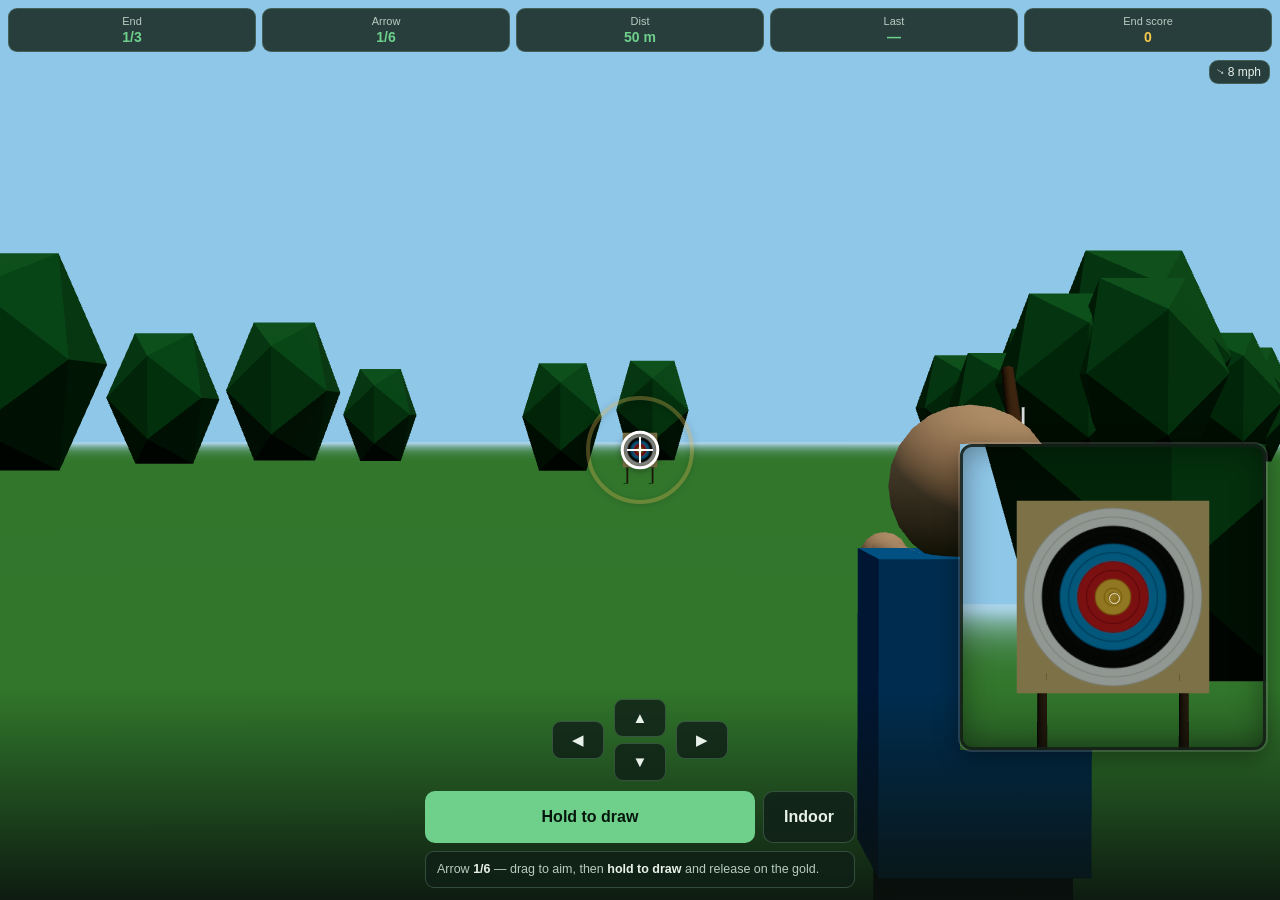
<file: index.html>
<!DOCTYPE html>
<html lang="en">
<head>
  <meta charset="UTF-8" />
  <meta name="viewport" content="width=device-width, initial-scale=1.0, maximum-scale=1.0, user-scalable=no" />
  <title>Pocket Archery</title>
  <script type="module" crossorigin src="./assets/index-CeDKLxwg.js"></script>
  <link rel="stylesheet" crossorigin href="./assets/index-BDd-Af-g.css">
</head>
<body>
  <div id="app">
    <canvas id="scene"></canvas>

    <!-- HUD -->
    <div id="hud">
      <div class="pill">End<b id="hEnd">1/3</b></div>
      <div class="pill">Arrow<b id="hArrow">1/6</b></div>
      <div class="pill">Dist<b id="hDist">18 m</b></div>
      <div class="pill">Last<b id="hLast">—</b></div>
      <div class="pill gold">End score<b id="hScore">0</b></div>
    </div>

    <div id="wind"><span id="windArrow">↑</span> <span id="windMph">0</span></div>

    <!-- score call-out -->
    <div id="callout"></div>

    <!-- scope inset frame (the magnified sight window) -->
    <div id="scopeframe" class="hidden"></div>

    <!-- aim reticle: contracting steadiness ring + countdown ring -->
    <div id="sight" class="hidden">
      <svg viewBox="-60 -60 120 120" width="120" height="120">
        <circle id="count" cx="0" cy="0" r="52" fill="none" stroke="#f2c45a" stroke-width="4"
          stroke-linecap="round" stroke-dasharray="326.7" stroke-dashoffset="0" transform="rotate(-90)" />
        <circle id="steady" cx="0" cy="0" r="30" fill="none" stroke="#ffffff" stroke-width="3" />
        <line x1="-13" y1="0" x2="13" y2="0" stroke="#fff" stroke-width="2" />
        <line x1="0" y1="-13" x2="0" y2="13" stroke="#fff" stroke-width="2" />
      </svg>
    </div>

    <!-- draw meter -->
    <div id="meters" class="hidden">
      <div id="drawWrap"><div id="drawFill"></div><div id="drawFull"></div></div>
      <div id="drawLbl">DRAW</div>
    </div>

    <!-- controls -->
    <div id="controls">
      <div id="nudge" class="hidden">
        <button class="nub" data-d="l">◀</button>
        <div class="nubcol">
          <button class="nub" data-d="u">▲</button>
          <button class="nub" data-d="d">▼</button>
        </div>
        <button class="nub" data-d="r">▶</button>
      </div>
      <div class="row">
        <button id="btnDraw" class="btn">Hold to draw</button>
        <button id="btnRange" class="btn sec">Indoor</button>
        <button id="btnNext" class="btn sec hidden">Next</button>
      </div>
      <div id="msg">Loading…</div>
    </div>
  </div>
</body>
</html>
</file>
<file: assets/index-BDd-Af-g.css>
:root{--panel:rgba(16,32,24,.82);--line:rgba(120,160,135,.35);--ink:#e8f1ea;--muted:#b9ccc0;--accent:#6fd08c;--accent2:#f2c45a;--gold:#f6c84c}*{box-sizing:border-box;margin:0;padding:0;-webkit-tap-highlight-color:transparent}html,body{height:100%;overflow:hidden;background:#0f1a14;color:var(--ink);font-family:-apple-system,BlinkMacSystemFont,Segoe UI,Roboto,sans-serif;user-select:none;touch-action:none}#app{position:fixed;inset:0}#scene{position:absolute;inset:0;width:100%;height:100%;display:block}.hidden{display:none!important}#hud{position:absolute;top:8px;left:8px;right:8px;display:flex;gap:6px;pointer-events:none}.pill{background:var(--panel);border:1px solid var(--line);border-radius:9px;padding:6px 4px;font-size:11px;flex:1;text-align:center;color:var(--muted);backdrop-filter:blur(4px)}.pill b{display:block;color:var(--accent);font-size:14px;margin-top:2px;font-weight:600}.pill.gold b{color:var(--gold)}#wind{position:absolute;top:60px;right:10px;background:var(--panel);border:1px solid var(--line);border-radius:9px;padding:4px 8px;font-size:12px;color:var(--ink);backdrop-filter:blur(4px)}#windArrow{display:inline-block}#callout{position:absolute;left:50%;top:27%;transform:translate(-50%,-50%);z-index:8;pointer-events:none;font-size:66px;font-weight:800;color:#fff;opacity:0;text-shadow:0 2px 14px rgba(0,0,0,.55)}#callout.show{animation:pop .95s ease-out}#callout.gold{color:#f6c84c}#callout.red{color:#e2493a}#callout.miss{color:#cdd8d0;font-size:46px}@keyframes pop{0%{opacity:0;transform:translate(-50%,-50%) scale(.4)}16%{opacity:1;transform:translate(-50%,-50%) scale(1.18)}30%{transform:translate(-50%,-50%) scale(1)}72%{opacity:1}to{opacity:0;transform:translate(-50%,-50%) scale(1)}}#scopeframe{position:absolute;border:3px solid rgba(20,30,24,.9);border-radius:12px;pointer-events:none;z-index:3;box-shadow:0 0 0 2px #ffffff24,0 6px 24px #0006,inset 0 0 30px #0006}#scopeframe:after{content:"";position:absolute;left:50%;top:50%;width:9px;height:9px;margin:-4.5px 0 0 -4.5px;border:1.5px solid rgba(255,255,255,.75);border-radius:50%}#sight{position:absolute;left:50%;top:44%;transform:translate(-50%,-50%);pointer-events:none;z-index:5}#sight svg{display:block;overflow:visible;filter:drop-shadow(0 1px 3px rgba(0,0,0,.5))}#steady{transition:r .06s linear}#meters{position:absolute;inset:0;pointer-events:none}#drawWrap{position:absolute;right:12px;bottom:150px;width:16px;height:190px;background:var(--panel);border:1px solid var(--line);border-radius:6px;overflow:hidden}#drawFill{position:absolute;left:0;right:0;bottom:0;height:0%;background:var(--accent)}#drawFull{position:absolute;left:-3px;right:-3px;height:2px;background:var(--accent2);bottom:90%}#drawLbl{position:absolute;right:8px;bottom:135px;font-size:9px;color:var(--muted);writing-mode:vertical-rl}#controls{position:absolute;left:0;right:0;bottom:0;padding:8px 10px 12px;background:linear-gradient(to top,#0a120ee6,#0a120e00)}#nudge{display:flex;align-items:center;justify-content:center;gap:10px;margin-bottom:10px}.nubcol{display:flex;flex-direction:column;gap:6px}.nub{background:var(--panel);border:1px solid var(--line);color:var(--ink);border-radius:9px;width:52px;height:38px;font-size:15px;cursor:pointer}.row{display:flex;gap:8px;max-width:430px;margin:0 auto}.btn{flex:1;background:var(--accent);color:#06160c;border:none;border-radius:10px;padding:16px;font-size:16px;font-weight:700;cursor:pointer;touch-action:none}.btn.sec{background:var(--panel);color:var(--ink);border:1px solid var(--line);font-weight:600;flex:0 0 92px}.btn:disabled{opacity:.45}#btnDraw.drawing{background:var(--accent2)}#msg{max-width:430px;margin:8px auto 0;background:var(--panel);border:1px solid var(--line);border-radius:9px;padding:9px 11px;font-size:12.5px;color:var(--muted);min-height:36px;line-height:1.4}#msg b{color:var(--ink)}#msg .g{color:var(--gold)}
</file>
